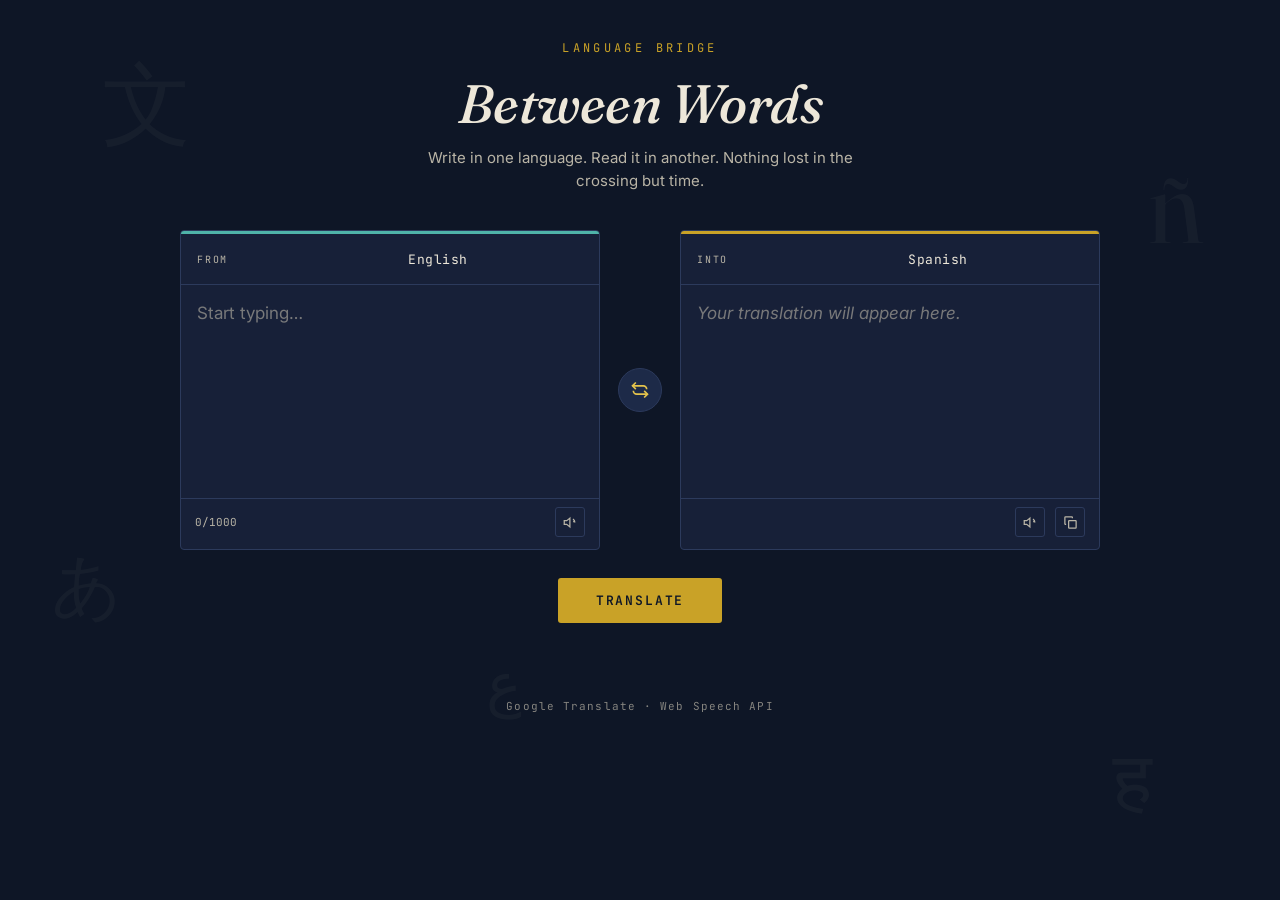
<file: Translator/translator.html>
<!DOCTYPE html>
<html lang="en">
<head>
<meta charset="UTF-8">
<meta name="viewport" content="width=device-width, initial-scale=1.0">
<title>Between Words — Translator</title>
<link rel="preconnect" href="https://fonts.googleapis.com">
<link href="https://fonts.googleapis.com/css2?family=Fraunces:ital,opsz,wght@0,9..144,500;0,9..144,600;1,9..144,500&family=Inter:wght@400;500;600;700&family=JetBrains+Mono:wght@400;500&display=swap" rel="stylesheet">
<style>
  :root{
    --ink: #0E1626;
    --panel: #172038;
    --panel-2: #1D2A48;
    --line: #2C3A5C;
    --paper: #EDE7D9;
    --paper-dim: #B9B4A6;
    --brass: #C9A227;
    --brass-bright: #E4C34C;
    --teal: #4FB3A9;
    --coral: #E1725C;
  }

  *{box-sizing:border-box;}

  body{
    margin:0;
    background: var(--ink);
    color: var(--paper);
    font-family: 'Inter', sans-serif;
    min-height: 100vh;
    padding: 40px 20px 60px;
    position: relative;
    overflow-x: hidden;
  }

  /* subtle multilingual glyph texture in background */
  .glyphs{
    position: fixed;
    inset: 0;
    z-index: 0;
    overflow: hidden;
    pointer-events: none;
  }
  .glyphs span{
    position: absolute;
    font-family: 'Fraunces', serif;
    color: var(--paper);
    opacity: 0.035;
    font-size: 90px;
    user-select: none;
  }

  .wrap{
    position: relative;
    z-index: 1;
    max-width: 920px;
    margin: 0 auto;
  }

  header{
    text-align: center;
    margin-bottom: 38px;
  }

  .eyebrow{
    font-family: 'JetBrains Mono', monospace;
    font-size: 12px;
    letter-spacing: 0.28em;
    text-transform: uppercase;
    color: var(--brass);
    margin-bottom: 14px;
  }

  h1{
    font-family: 'Fraunces', serif;
    font-weight: 500;
    font-style: italic;
    font-size: clamp(34px, 6vw, 54px);
    margin: 0 0 10px;
    letter-spacing: -0.01em;
  }

  .sub{
    color: var(--paper-dim);
    font-size: 15px;
    max-width: 480px;
    margin: 0 auto;
    line-height: 1.5;
  }

  .board{
    display: grid;
    grid-template-columns: 1fr auto 1fr;
    gap: 18px;
    align-items: stretch;
  }

  @media (max-width: 720px){
    .board{ grid-template-columns: 1fr; }
    .swap-col{ order: 2; }
    .target-col{ order: 3; }
  }

  .panel{
    background: var(--panel);
    border: 1px solid var(--line);
    border-radius: 4px;
    display: flex;
    flex-direction: column;
    min-height: 320px;
    position: relative;
    overflow: hidden;
  }

  .panel::before{
    content:'';
    position:absolute;
    top:0; left:0; right:0;
    height: 3px;
  }
  .source-col .panel::before{ background: var(--teal); }
  .target-col .panel::before{ background: var(--brass); }

  .panel-head{
    display:flex;
    justify-content: space-between;
    align-items: center;
    padding: 14px 16px 10px;
    border-bottom: 1px solid var(--line);
  }

  select{
    background: transparent;
    color: var(--paper);
    border: none;
    font-family: 'JetBrains Mono', monospace;
    font-size: 13px;
    letter-spacing: 0.04em;
    padding: 6px 4px;
    cursor: pointer;
    appearance: none;
    -webkit-appearance: none;
  }
  select:focus-visible, button:focus-visible, textarea:focus-visible{
    outline: 2px solid var(--brass-bright);
    outline-offset: 2px;
  }
  select option{ background: var(--panel-2); color: var(--paper); }

  .lang-label{
    font-family: 'JetBrains Mono', monospace;
    font-size: 10px;
    letter-spacing: 0.18em;
    text-transform: uppercase;
    color: var(--paper-dim);
  }

  textarea{
    flex: 1;
    background: transparent;
    border: none;
    resize: none;
    color: var(--paper);
    font-family: 'Inter', sans-serif;
    font-size: 17px;
    line-height: 1.5;
    padding: 16px;
    min-height: 200px;
  }
  textarea::placeholder{ color: var(--paper-dim); opacity: 0.6; }

  .result{
    flex: 1;
    padding: 16px;
    font-size: 17px;
    line-height: 1.5;
    color: var(--paper);
    min-height: 200px;
    white-space: pre-wrap;
  }
  .result.placeholder{ color: var(--paper-dim); opacity: 0.6; font-style: italic; }

  .panel-foot{
    display: flex;
    justify-content: space-between;
    align-items: center;
    padding: 8px 14px 12px;
    border-top: 1px solid var(--line);
  }

  .count{
    font-family: 'JetBrains Mono', monospace;
    font-size: 11px;
    color: var(--paper-dim);
  }

  .icon-btn{
    background: transparent;
    border: 1px solid var(--line);
    color: var(--paper-dim);
    border-radius: 3px;
    width: 30px;
    height: 30px;
    display: inline-flex;
    align-items: center;
    justify-content: center;
    cursor: pointer;
    transition: border-color .15s, color .15s;
    margin-left: 6px;
  }
  .icon-btn:hover{ border-color: var(--brass); color: var(--brass-bright); }
  .icon-btn svg{ width: 15px; height: 15px; }
  .icon-btn.copied{ border-color: var(--teal); color: var(--teal); }

  .swap-col{
    display: flex;
    align-items: center;
    justify-content: center;
  }
  .swap-btn{
    background: var(--panel-2);
    border: 1px solid var(--line);
    color: var(--brass-bright);
    width: 44px;
    height: 44px;
    border-radius: 50%;
    display: flex;
    align-items: center;
    justify-content: center;
    cursor: pointer;
    transition: transform .2s ease, border-color .15s;
  }
  .swap-btn:hover{ border-color: var(--brass); transform: rotate(180deg); }
  .swap-btn svg{ width: 20px; height: 20px; }

  .actions{
    display: flex;
    justify-content: center;
    margin-top: 28px;
  }

  .translate-btn{
    background: var(--brass);
    color: var(--ink);
    border: none;
    font-family: 'JetBrains Mono', monospace;
    font-size: 13px;
    letter-spacing: 0.14em;
    text-transform: uppercase;
    font-weight: 600;
    padding: 14px 38px;
    border-radius: 3px;
    cursor: pointer;
    transition: background .15s, transform .1s;
  }
  .translate-btn:hover{ background: var(--brass-bright); }
  .translate-btn:active{ transform: scale(0.98); }
  .translate-btn:disabled{ background: var(--line); color: var(--paper-dim); cursor: not-allowed; }

  .status{
    text-align: center;
    font-family: 'JetBrains Mono', monospace;
    font-size: 12px;
    color: var(--coral);
    min-height: 18px;
    margin-top: 14px;
  }

  .bridge-note{
    text-align: center;
    margin-top: 44px;
    font-family: 'JetBrains Mono', monospace;
    font-size: 11px;
    letter-spacing: 0.1em;
    color: var(--paper-dim);
    opacity: 0.7;
  }
</style>
</head>
<body>

<div class="glyphs" aria-hidden="true">
  <span style="top:5%; left:8%;">文</span>
  <span style="top:60%; left:4%; font-size:70px;">あ</span>
  <span style="top:15%; right:6%; font-size:110px;">ñ</span>
  <span style="bottom:8%; right:10%; font-size:80px;">ह</span>
  <span style="bottom:20%; left:38%; font-size:60px;">ع</span>
  <span style="top:40%; right:30%; font-size:65px;">é</span>
</div>

<div class="wrap">
  <header>
    <div class="eyebrow">Language Bridge</div>
    <h1>Between Words</h1>
    <p class="sub">Write in one language. Read it in another. Nothing lost in the crossing but time.</p>
  </header>

  <div class="board">
    <div class="source-col">
      <div class="panel">
        <div class="panel-head">
          <span class="lang-label">From</span>
          <select id="sourceLang" aria-label="Source language"></select>
        </div>
        <textarea id="sourceText" placeholder="Start typing…" maxlength="1000"></textarea>
        <div class="panel-foot">
          <span class="count"><span id="charCount">0</span>/1000</span>
          <div>
            <button class="icon-btn" id="speakSource" title="Listen to source text" aria-label="Listen to source text">
              <svg viewBox="0 0 24 24" fill="none" stroke="currentColor" stroke-width="2"><path d="M11 5 6 9H2v6h4l5 4V5Z"/><path d="M19 12a7 7 0 0 0-3-5.7M16.5 9.5A3.5 3.5 0 0 1 18 12"/></svg>
            </button>
          </div>
        </div>
      </div>
    </div>

    <div class="swap-col">
      <button class="swap-btn" id="swapBtn" title="Swap languages" aria-label="Swap languages">
        <svg viewBox="0 0 24 24" fill="none" stroke="currentColor" stroke-width="2"><path d="M7 3 3 7l4 4"/><path d="M3 7h13a4 4 0 0 1 4 4"/><path d="m17 21 4-4-4-4"/><path d="M21 17H8a4 4 0 0 1-4-4"/></svg>
      </button>
    </div>

    <div class="target-col">
      <div class="panel">
        <div class="panel-head">
          <span class="lang-label">Into</span>
          <select id="targetLang" aria-label="Target language"></select>
        </div>
        <div class="result placeholder" id="resultText">Your translation will appear here.</div>
        <div class="panel-foot">
          <span class="count" id="targetStatus"></span>
          <div>
            <button class="icon-btn" id="speakTarget" title="Listen to translation" aria-label="Listen to translation">
              <svg viewBox="0 0 24 24" fill="none" stroke="currentColor" stroke-width="2"><path d="M11 5 6 9H2v6h4l5 4V5Z"/><path d="M19 12a7 7 0 0 0-3-5.7M16.5 9.5A3.5 3.5 0 0 1 18 12"/></svg>
            </button>
            <button class="icon-btn" id="copyBtn" title="Copy translation" aria-label="Copy translation">
              <svg viewBox="0 0 24 24" fill="none" stroke="currentColor" stroke-width="2"><rect x="9" y="9" width="12" height="12" rx="1"/><path d="M5 15H4a1 1 0 0 1-1-1V4a1 1 0 0 1 1-1h10a1 1 0 0 1 1 1v1"/></svg>
            </button>
          </div>
        </div>
      </div>
    </div>
  </div>

  <div class="actions">
    <button class="translate-btn" id="translateBtn">Translate</button>
  </div>
  <div class="status" id="statusMsg"></div>

  <div class="bridge-note">Google Translate · Web Speech API</div>
</div>

<script>
  const LANGUAGES = [
    ["en","English","en-US"],["es","Spanish","es-ES"],["fr","French","fr-FR"],
    ["de","German","de-DE"],["it","Italian","it-IT"],["pt","Portuguese","pt-PT"],
    ["ru","Russian","ru-RU"],["zh-CN","Chinese (Simplified)","zh-CN"],["ja","Japanese","ja-JP"],
    ["ko","Korean","ko-KR"],["ar","Arabic","ar-SA"],["hi","Hindi","hi-IN"],
    ["te","Telugu","te-IN"],["ta","Tamil","ta-IN"],["bn","Bengali","bn-IN"],
    ["ur","Urdu","ur-PK"],["nl","Dutch","nl-NL"],["sv","Swedish","sv-SE"],
    ["pl","Polish","pl-PL"],["tr","Turkish","tr-TR"],["vi","Vietnamese","vi-VN"],
    ["th","Thai","th-TH"],["el","Greek","el-GR"],["he","Hebrew","he-IL"],
    ["id","Indonesian","id-ID"]
  ];

  const sourceSel = document.getElementById('sourceLang');
  const targetSel = document.getElementById('targetLang');
  const sourceText = document.getElementById('sourceText');
  const resultText = document.getElementById('resultText');
  const charCount = document.getElementById('charCount');
  const targetStatus = document.getElementById('targetStatus');
  const statusMsg = document.getElementById('statusMsg');
  const translateBtn = document.getElementById('translateBtn');
  const copyBtn = document.getElementById('copyBtn');
  const swapBtn = document.getElementById('swapBtn');
  const speakSourceBtn = document.getElementById('speakSource');
  const speakTargetBtn = document.getElementById('speakTarget');

  function fillSelect(sel, defaultCode){
    LANGUAGES.forEach(([code, name]) => {
      const opt = document.createElement('option');
      opt.value = code;
      opt.textContent = name;
      if(code === defaultCode) opt.selected = true;
      sel.appendChild(opt);
    });
  }
  fillSelect(sourceSel, 'en');
  fillSelect(targetSel, 'es');

  function langMeta(code){
    return LANGUAGES.find(l => l[0] === code);
  }

  sourceText.addEventListener('input', () => {
    charCount.textContent = sourceText.value.length;
  });

  async function translate(){
    const text = sourceText.value.trim();
    if(!text){
      statusMsg.textContent = 'Type something to translate first.';
      return;
    }
    const src = sourceSel.value;
    const tgt = targetSel.value;
    if(src === tgt){
      resultText.textContent = text;
      resultText.classList.remove('placeholder');
      targetStatus.textContent = 'same language';
      return;
    }

    statusMsg.textContent = '';
    translateBtn.disabled = true;
    translateBtn.textContent = 'Translating…';
    targetStatus.textContent = '';

    try{
      let translated;
      try{
        translated = await translateViaGoogle(text, src, tgt);
      }catch(googleErr){
        translated = await translateViaMyMemory(text, src, tgt);
      }

      resultText.textContent = translated;
      resultText.classList.remove('placeholder');
      targetStatus.textContent = `${langMeta(tgt)[1]}`;
    }catch(err){
      statusMsg.textContent = err.message && err.message.length < 120
        ? err.message
        : 'Translation failed — check your connection and try again.';
    }finally{
      translateBtn.disabled = false;
      translateBtn.textContent = 'Translate';
    }
  }

  // Primary: Google's public translation endpoint. No key, generally much
  // higher quality and correct native script than MyMemory's crowd-sourced
  // memory, especially for less common language pairs.
  async function translateViaGoogle(text, src, tgt){
    const googleSrc = src.split('-')[0];
    const googleTgt = tgt.split('-')[0];
    const url = `https://translate.googleapis.com/translate_a/single?client=gtx&sl=${googleSrc}&tl=${googleTgt}&dt=t&q=${encodeURIComponent(text)}`;
    const res = await fetch(url);
    if(!res.ok) throw new Error('Google endpoint request failed');
    const data = await res.json();
    const segments = data?.[0];
    if(!Array.isArray(segments) || segments.length === 0) throw new Error('No translation returned');
    const translated = segments.map(seg => seg[0]).join('');
    if(!translated) throw new Error('No translation returned');
    return translated;
  }

  // Fallback: MyMemory, used only if the Google endpoint is unreachable.
  async function translateViaMyMemory(text, src, tgt){
    const url = `https://api.mymemory.translated.net/get?q=${encodeURIComponent(text)}&langpair=${src}|${tgt}`;
    const res = await fetch(url);
    if(!res.ok) throw new Error('Request failed');
    const data = await res.json();

    if(data.responseStatus && Number(data.responseStatus) !== 200){
      throw new Error(data.responseDetails || 'Translation failed');
    }

    const translated = data?.responseData?.translatedText;
    if(!translated) throw new Error('No translation returned');

    const looksLikeError = /INVALID (SOURCE|TARGET) LANGUAGE|QUERY LENGTH LIMIT|MYMEMORY WARNING|AMBIGUOUS/i.test(translated);
    if(looksLikeError) throw new Error(translated);

    return translated;
  }

  translateBtn.addEventListener('click', translate);

  sourceText.addEventListener('keydown', (e) => {
    if((e.metaKey || e.ctrlKey) && e.key === 'Enter'){
      translate();
    }
  });

  swapBtn.addEventListener('click', () => {
    const s = sourceSel.value;
    const t = targetSel.value;
    sourceSel.value = t;
    targetSel.value = s;
    const currentResult = resultText.classList.contains('placeholder') ? '' : resultText.textContent;
    if(currentResult){
      sourceText.value = currentResult;
      charCount.textContent = sourceText.value.length;
      resultText.textContent = 'Your translation will appear here.';
      resultText.classList.add('placeholder');
      targetStatus.textContent = '';
    }
  });

  copyBtn.addEventListener('click', async () => {
    const text = resultText.classList.contains('placeholder') ? '' : resultText.textContent;
    if(!text) return;
    try{
      await navigator.clipboard.writeText(text);
      copyBtn.classList.add('copied');
      setTimeout(() => copyBtn.classList.remove('copied'), 1400);
    }catch(err){
      statusMsg.textContent = 'Could not copy — select and copy manually.';
    }
  });

  function speak(text, langCode){
    if(!text) return;
    if(!('speechSynthesis' in window)){
      statusMsg.textContent = 'Text-to-speech is not supported in this browser.';
      return;
    }
    window.speechSynthesis.cancel();
    const utter = new SpeechSynthesisUtterance(text);
    const meta = langMeta(langCode);
    if(meta) utter.lang = meta[2];
    window.speechSynthesis.speak(utter);
  }

  speakSourceBtn.addEventListener('click', () => {
    speak(sourceText.value.trim(), sourceSel.value);
  });

  speakTargetBtn.addEventListener('click', () => {
    const text = resultText.classList.contains('placeholder') ? '' : resultText.textContent;
    speak(text, targetSel.value);
  });
</script>

</body>
</html>
</file>
